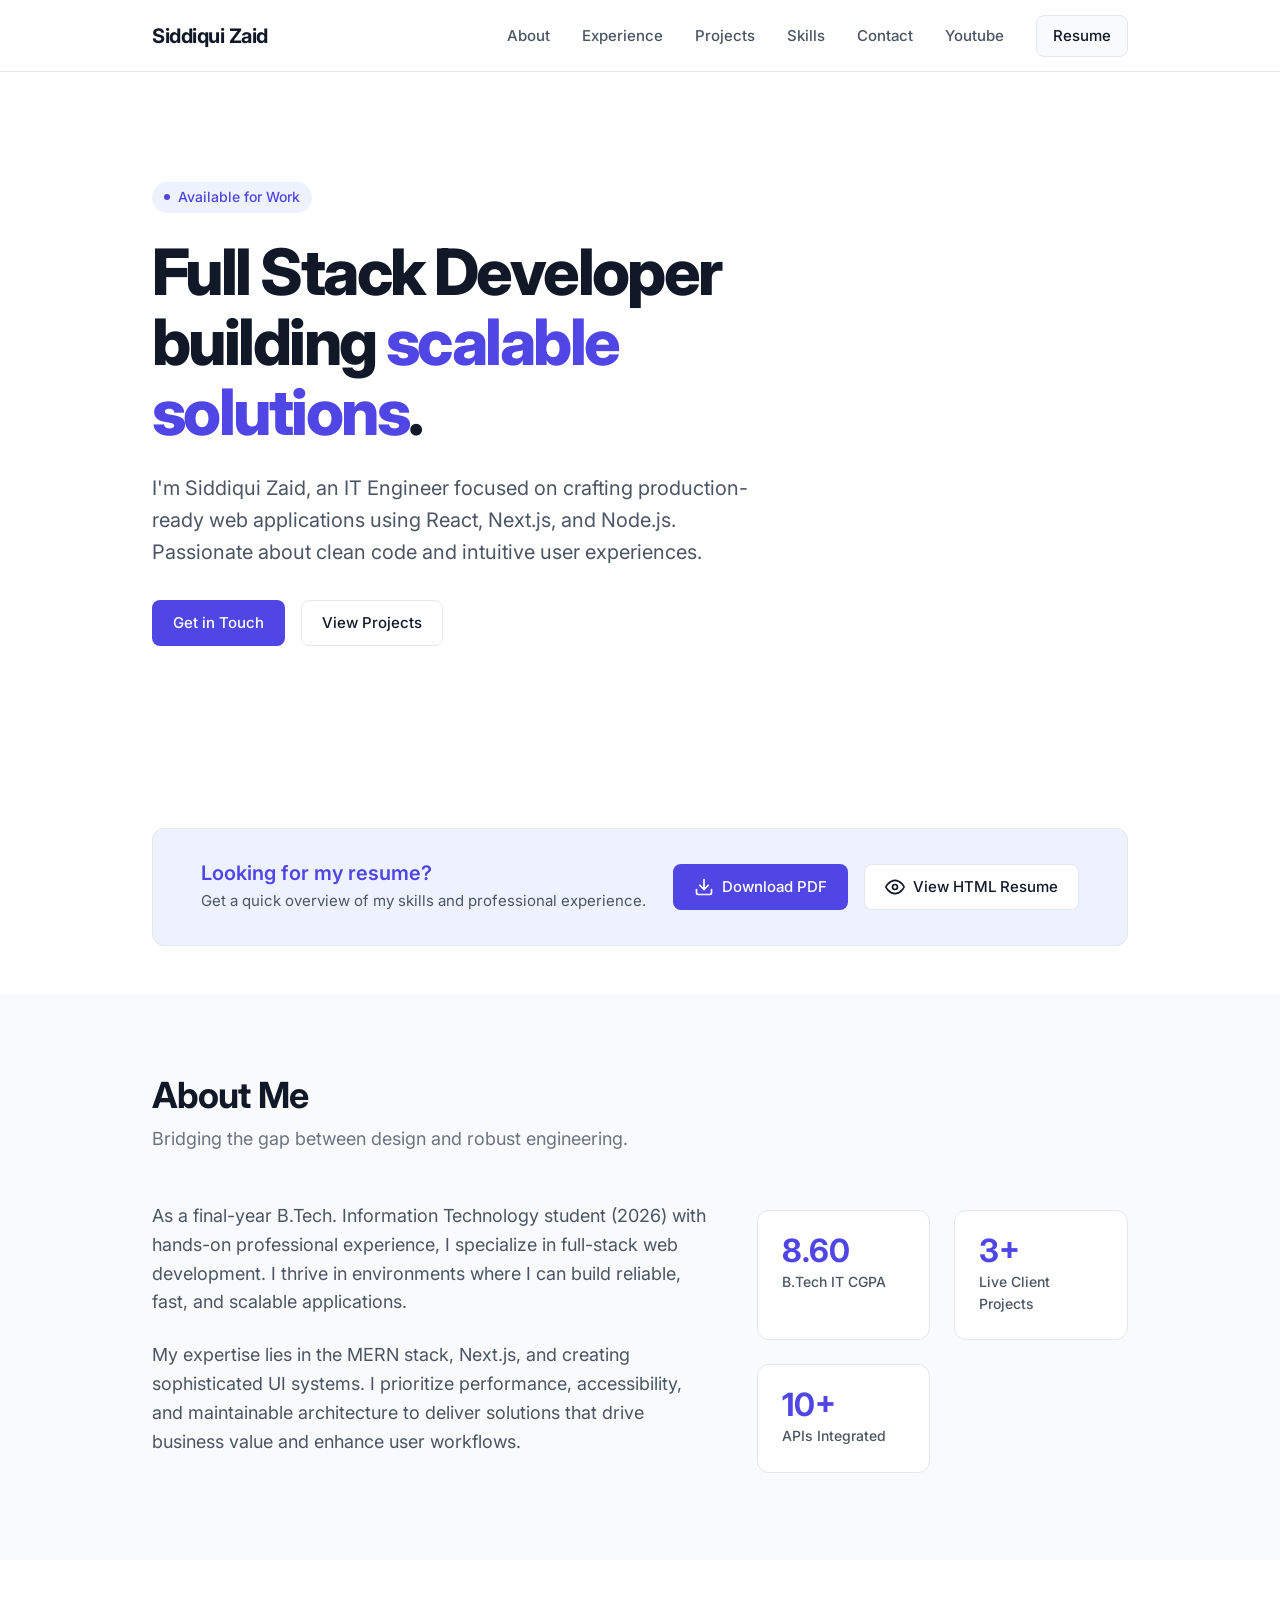
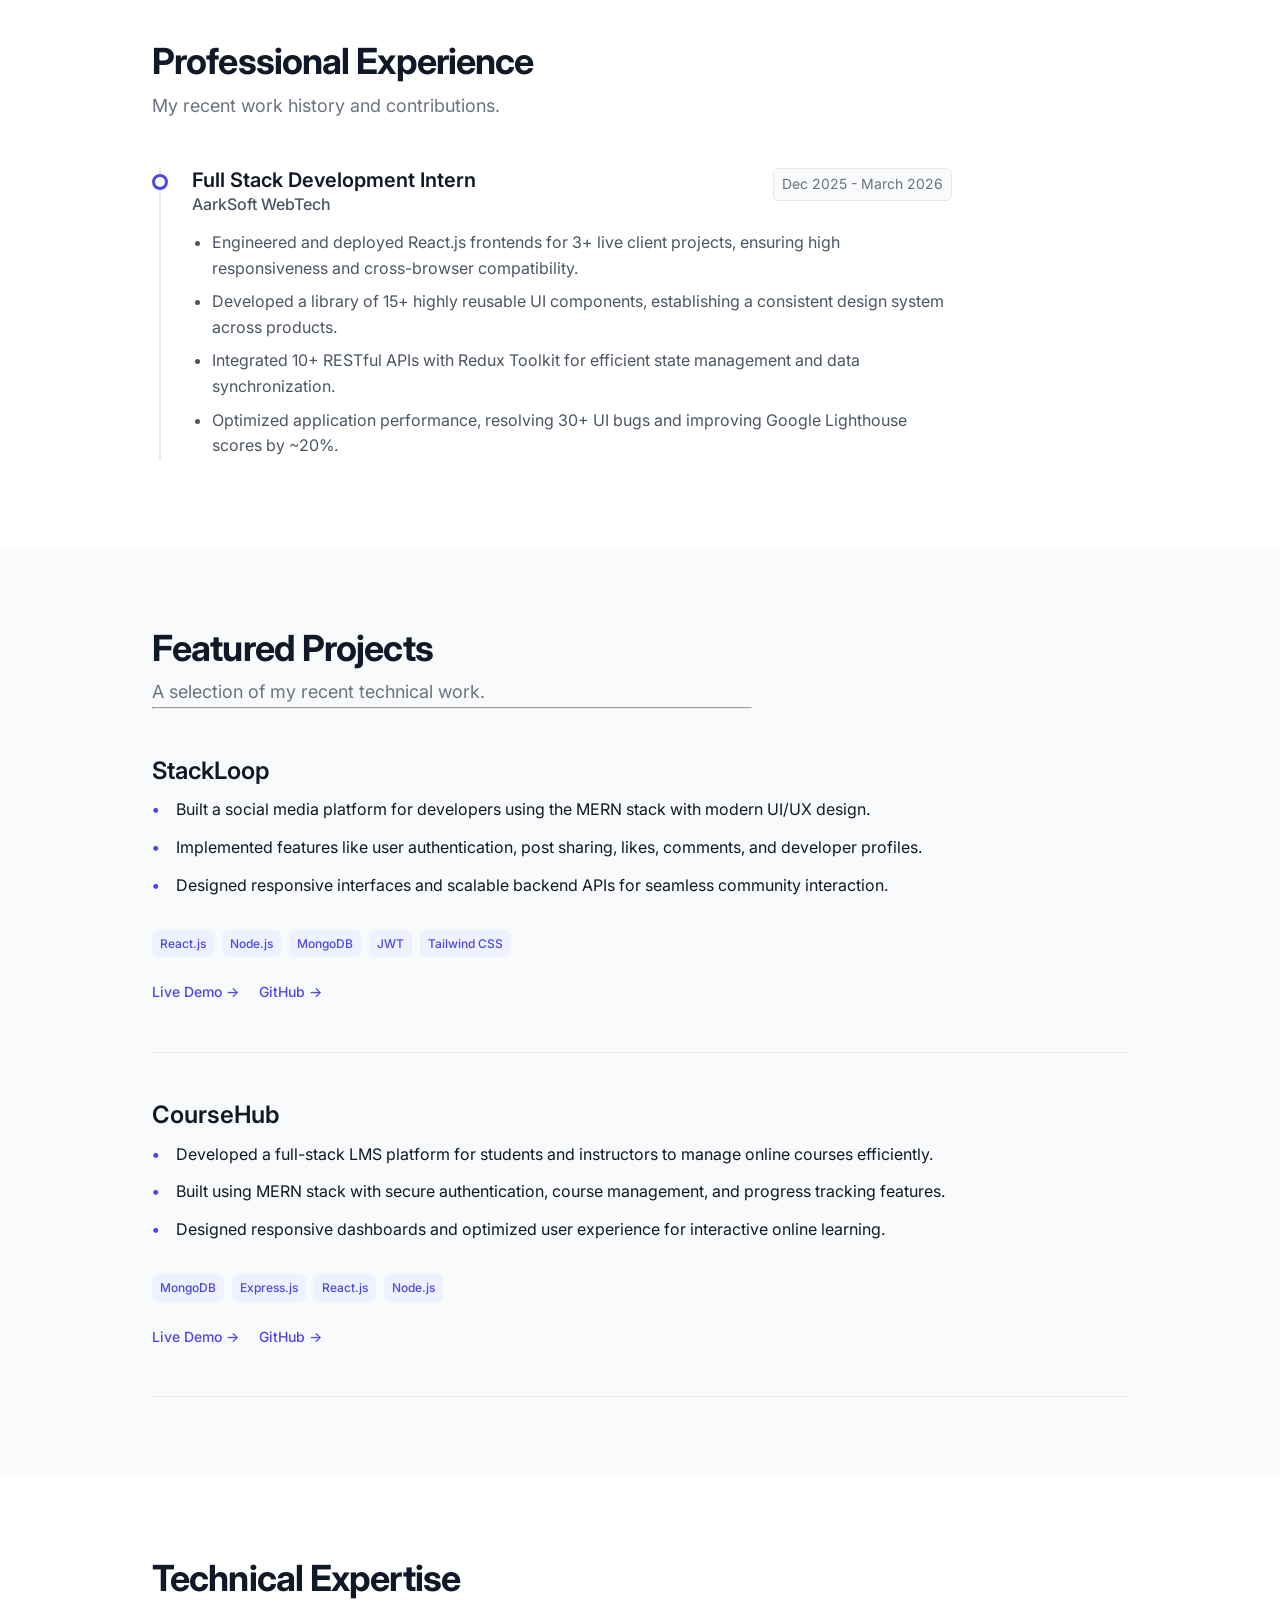
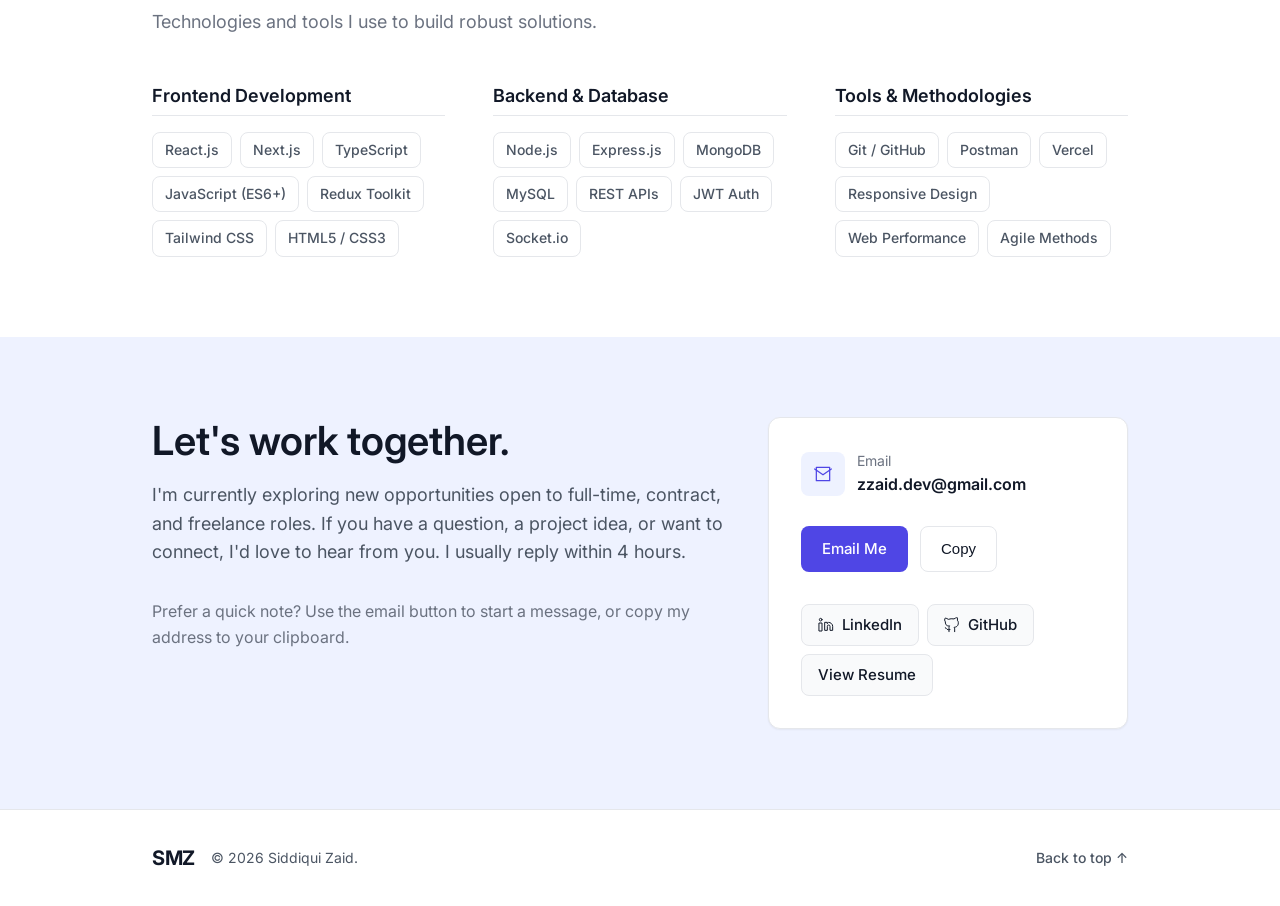
<file: index.html>
<!doctype html>
<html lang="en">
  <head>
    <link rel="icon" type="image/png" href="./assets/image.png" />
    <meta charset="UTF-8" />
    <meta name="viewport" content="width=device-width, initial-scale=1.0" />
    <meta
      name="description"
      content="Siddiqui Zaid is a Full Stack Web Developer and IT Engineer building scalable React, Next.js, and Node.js portfolio projects."
    />
    <meta name="author" content="Siddiqui Zaid" />
    <meta
      name="robots"
      content="index,follow,max-image-preview:large,max-snippet:-1,max-video-preview:-1"
    />
    <meta name="theme-color" content="#0f172a" />
    <meta property="og:type" content="website" />
    <meta
      property="og:title"
      content="Siddiqui Zaid | Full Stack Developer Portfolio"
    />
    <meta
      property="og:description"
      content="Explore Siddiqui Zaid's portfolio, experience, skills, projects, and resume as a Full Stack Web Developer and IT Engineer."
    />
    <meta property="og:site_name" content="Siddiqui Zaid Portfolio" />
    <meta name="twitter:card" content="summary" />
    <meta
      name="twitter:title"
      content="Siddiqui Zaid | Full Stack Developer Portfolio"
    />
    <meta
      name="twitter:description"
      content="Explore Siddiqui Zaid's portfolio, experience, skills, projects, and resume as a Full Stack Web Developer and IT Engineer."
    />
    <title>Siddiqui Zaid | Full Stack Developer Portfolio</title>
    <link rel="preconnect" href="https://fonts.googleapis.com" />
    <link rel="preconnect" href="https://fonts.gstatic.com" crossorigin />
    <link
      href="https://fonts.googleapis.com/css2?family=Inter:wght@300;400;500;600;700&display=swap"
      rel="stylesheet"
    />
    <link rel="stylesheet" href="style.css" />
  </head>

  <body>
    <!-- Navigation -->
    <header class="navbar">
      <div class="container navbar-container">
        <a href="#hero" class="logo">
          <span class="logo-text">Siddiqui Zaid</span>
        </a>

        <button
          class="mobile-menu-btn"
          id="mobile-menu-btn"
          aria-label="Toggle menu"
        >
          <svg
            width="24"
            height="24"
            viewBox="0 0 24 24"
            fill="none"
            stroke="currentColor"
            stroke-width="2"
            stroke-linecap="round"
            stroke-linejoin="round"
          >
            <line x1="3" y1="12" x2="21" y2="12"></line>
            <line x1="3" y1="6" x2="21" y2="6"></line>
            <line x1="3" y1="18" x2="21" y2="18"></line>
          </svg>
        </button>

        <nav class="nav-menu" id="nav-menu">
          <a href="#about" class="nav-link">About</a>
          <a href="#experience" class="nav-link">Experience</a>
          <a href="#projects" class="nav-link">Projects</a>
          <a href="#skills" class="nav-link">Skills</a>
          <a href="#contact" class="nav-link">Contact</a>
          <a href="./yt.html" class="nav-link">Youtube</a>
          <a
            href="https://drive.google.com/file/d/1vONp-PWMnfM1gx7lqss2uxhChnC9_jq4/view?usp=sharing"
            download="Siddiqui-Zaid-Resume.html"
            class="btn btn-nav"
            >Resume</a
          >
        </nav>
      </div>
    </header>

    <main>
      <!-- Hero Section -->
      <section id="hero" class="hero section">
        <div class="container hero-container">
          <div class="hero-content">
            <span class="badge">Available for Work</span>
            <h1 class="hero-title">
              Full Stack Developer building
              <span class="highlight-text">scalable solutions</span>.
            </h1>
            <p class="hero-subtitle">
              I'm Siddiqui Zaid, an IT Engineer focused on crafting
              production-ready web applications using React, Next.js, and
              Node.js. Passionate about clean code and intuitive user
              experiences.
            </p>
            <div class="hero-actions">
              <a href="#contact" class="btn btn-primary">Get in Touch</a>
              <a href="#projects" class="btn btn-secondary">View Projects</a>
            </div>
          </div>
        </div>
      </section>

      <!-- Resume Actions Section -->
      <section id="resume-actions" class="resume-actions-section">
        <div class="container">
          <div class="resume-actions-container">
            <div class="resume-actions-text">
              <h2>Looking for my resume?</h2>
              <p>
                Get a quick overview of my skills and professional experience.
              </p>
            </div>
            <div class="resume-actions-buttons">
              <a
                href="https://drive.google.com/file/d/1vONp-PWMnfM1gx7lqss2uxhChnC9_jq4/view?usp=sharing"
                download="Siddiqui-Zaid-Resume.pdf"
                class="btn btn-primary resume-btn"
              >
                <svg
                  width="20"
                  height="20"
                  viewBox="0 0 24 24"
                  fill="none"
                  stroke="currentColor"
                  stroke-width="2"
                  stroke-linecap="round"
                  stroke-linejoin="round"
                >
                  <path d="M21 15v4a2 2 0 0 1-2 2H5a2 2 0 0 1-2-2v-4"></path>
                  <polyline points="7 10 12 15 17 10"></polyline>
                  <line x1="12" y1="15" x2="12" y2="3"></line>
                </svg>
                Download PDF
              </a>
              <a
                href="assets/resume.html"
                target="_blank"
                rel="noopener noreferrer"
                class="btn btn-secondary resume-btn"
              >
                <svg
                  width="20"
                  height="20"
                  viewBox="0 0 24 24"
                  fill="none"
                  stroke="currentColor"
                  stroke-width="2"
                  stroke-linecap="round"
                  stroke-linejoin="round"
                >
                  <path d="M1 12s4-8 11-8 11 8 11 8-4 8-11 8-11-8-11-8z"></path>
                  <circle cx="12" cy="12" r="3"></circle>
                </svg>
                View HTML Resume
              </a>
            </div>
          </div>
        </div>
      </section>

      <!-- About Section -->
      <section id="about" class="about section bg-light">
        <div class="container">
          <div class="section-header">
            <h2 class="section-title">About Me</h2>
            <p class="section-subtitle">
              Bridging the gap between design and robust engineering.
            </p>
          </div>
          <div class="about-grid">
            <div class="about-text">
              <p>
                As a final-year B.Tech. Information Technology student (2026)
                with hands-on professional experience, I specialize in
                full-stack web development. I thrive in environments where I can
                build reliable, fast, and scalable applications.
              </p>
              <p>
                My expertise lies in the MERN stack, Next.js, and creating
                sophisticated UI systems. I prioritize performance,
                accessibility, and maintainable architecture to deliver
                solutions that drive business value and enhance user workflows.
              </p>
            </div>
            <div class="about-stats">
              <div class="stat-card">
                <span class="stat-value">8.60</span>
                <span class="stat-label">B.Tech IT CGPA</span>
              </div>
              <div class="stat-card">
                <span class="stat-value">3+</span>
                <span class="stat-label">Live Client Projects</span>
              </div>
              <div class="stat-card">
                <span class="stat-value">10+</span>
                <span class="stat-label">APIs Integrated</span>
              </div>
            </div>
          </div>
        </div>
      </section>

      <!-- Experience Section -->
      <section id="experience" class="experience section">
        <div class="container">
          <div class="section-header">
            <h2 class="section-title">Professional Experience</h2>
            <p class="section-subtitle">
              My recent work history and contributions.
            </p>
          </div>

          <div class="timeline">
            <!-- Timeline Item -->
            <div class="timeline-item">
              <div class="timeline-dot"></div>
              <div class="timeline-content">
                <div class="timeline-header">
                  <div>
                    <h3 class="role">Full Stack Development Intern</h3>
                    <p class="company">AarkSoft WebTech</p>
                  </div>
                  <span class="duration">Dec 2025 - March 2026</span>
                </div>
                <ul class="responsibilities">
                  <li>
                    Engineered and deployed React.js frontends for 3+ live
                    client projects, ensuring high responsiveness and
                    cross-browser compatibility.
                  </li>
                  <li>
                    Developed a library of 15+ highly reusable UI components,
                    establishing a consistent design system across products.
                  </li>
                  <li>
                    Integrated 10+ RESTful APIs with Redux Toolkit for efficient
                    state management and data synchronization.
                  </li>
                  <li>
                    Optimized application performance, resolving 30+ UI bugs and
                    improving Google Lighthouse scores by ~20%.
                  </li>
                </ul>
              </div>
            </div>

            <!-- Timeline Item -->
            <!-- <div class="timeline-item">
                        <div class="timeline-dot"></div>
                        <div class="timeline-content">
                            <div class="timeline-header">
                                <div>
                                    <h3 class="role">Freelance Client Delivery</h3>
                                    <p class="company">Independent</p>
                                </div>
                                <span class="duration">2024 &mdash; Present</span>
                            </div>
                            <ul class="responsibilities">
                                <li>Delivered scalable full-stack applications using MERN, Laravel, and Next.js tailored
                                    to specific client requirements.</li>
                                <li>Collaborated directly with stakeholders to gather requirements, design system
                                    architecture, and provide technical guidance.</li>
                            </ul>
                        </div>
                    </div> -->
          </div>
        </div>
      </section>

      <!-- Projects Section -->
      <section id="projects" class="projects section bg-light">
        <div class="container">
          <div class="section-header">
            <h2 class="section-title">Featured Projects</h2>
            <p class="section-subtitle">
              A selection of my recent technical work.
            </p>
            <hr />
          </div>
          <div class="projects-grid" id="projects-grid">
            <!-- Populated via JavaScript -->
          </div>
        </div>
      </section>

      <!-- Skills Section -->
      <section id="skills" class="skills section">
        <div class="container">
          <div class="section-header">
            <h2 class="section-title">Technical Expertise</h2>
            <p class="section-subtitle">
              Technologies and tools I use to build robust solutions.
            </p>
          </div>

          <div class="skills-container">
            <div class="skill-group">
              <h3 class="skill-group-title">Frontend Development</h3>
              <div class="skill-tags">
                <span class="tag">React.js</span>
                <span class="tag">Next.js</span>
                <span class="tag">TypeScript</span>
                <span class="tag">JavaScript (ES6+)</span>
                <span class="tag">Redux Toolkit</span>
                <span class="tag">Tailwind CSS</span>
                <span class="tag">HTML5 / CSS3</span>
              </div>
            </div>

            <div class="skill-group">
              <h3 class="skill-group-title">Backend & Database</h3>
              <div class="skill-tags">
                <span class="tag">Node.js</span>
                <span class="tag">Express.js</span>
                <span class="tag">MongoDB</span>
                <span class="tag">MySQL</span>
                <span class="tag">REST APIs</span>
                <span class="tag">JWT Auth</span>
                <span class="tag">Socket.io</span>
              </div>
            </div>

            <div class="skill-group">
              <h3 class="skill-group-title">Tools & Methodologies</h3>
              <div class="skill-tags">
                <span class="tag">Git / GitHub</span>
                <span class="tag">Postman</span>
                <span class="tag">Vercel</span>
                <span class="tag">Responsive Design</span>
                <span class="tag">Web Performance</span>
                <span class="tag">Agile Methods</span>
              </div>
            </div>
          </div>
        </div>
      </section>

      <!-- Contact Section -->
      <section id="contact" class="contact section bg-primary-light">
        <div class="container">
          <div class="contact-grid">
            <div class="contact-info">
              <h2 class="contact-title">Let's work together.</h2>
              <p class="contact-text">
                I'm currently exploring new opportunities open to full-time,
                contract, and freelance roles. If you have a question, a project
                idea, or want to connect, I'd love to hear from you. I usually
                reply within 4 hours.
              </p>
              <p class="contact-text-muted">
                Prefer a quick note? Use the email button to start a message, or
                copy my address to your clipboard.
              </p>
            </div>

            <div
              class="contact-card"
              role="region"
              aria-label="Contact methods"
            >
              <div class="contact-item">
                <div class="contact-icon" aria-hidden="true">
                  <!-- mail icon -->
                  <svg
                    width="20"
                    height="20"
                    viewBox="0 0 24 24"
                    fill="none"
                    stroke="currentColor"
                    stroke-width="1.5"
                    stroke-linecap="round"
                    stroke-linejoin="round"
                  >
                    <path d="M4 4h16v16H4z"></path>
                    <polyline points="22,6 12,13 2,6"></polyline>
                  </svg>
                </div>
                <div class="contact-meta">
                  <div class="contact-label">Email</div>
                  <div class="contact-value">zzaid.dev@gmail.com</div>
                </div>
              </div>

              <div class="contact-actions">
                <a
                  href="mailto:zzaid.dev@gmail.com?subject=Hi%20Zaid"
                  class="btn btn-primary"
                  id="email-compose"
                >
                  Email Me
                </a>
                <button
                  class="btn btn-secondary"
                  id="copy-email"
                  aria-label="Copy email address"
                >
                  Copy
                </button>
              </div>

              <div class="contact-social">
                <a
                  href="https://www.linkedin.com/in/siddiqui-md-zaid-546953270/"
                  target="_blank"
                  rel="noopener noreferrer"
                  class="btn btn-nav"
                >
                  <!-- LinkedIn icon -->
                  <svg
                    width="16"
                    height="16"
                    viewBox="0 0 24 24"
                    fill="none"
                    stroke="currentColor"
                    stroke-width="1.5"
                    stroke-linecap="round"
                    stroke-linejoin="round"
                  >
                    <path
                      d="M16 8a6 6 0 0 1 6 6v6h-4v-6a2 2 0 0 0-2-2 2 2 0 0 0-2 2v6h-4v-12h4v2"
                    ></path>
                    <rect x="2" y="9" width="4" height="12"></rect>
                    <circle cx="4" cy="4" r="2"></circle>
                  </svg>
                  <span style="margin-left: 8px">LinkedIn</span>
                </a>

                <a
                  href="https://github.com/zaid2904"
                  target="_blank"
                  rel="noopener noreferrer"
                  class="btn btn-nav"
                >
                  <!-- GitHub icon -->
                  <svg
                    width="16"
                    height="16"
                    viewBox="0 0 24 24"
                    fill="none"
                    stroke="currentColor"
                    stroke-width="1.5"
                    stroke-linecap="round"
                    stroke-linejoin="round"
                  >
                    <path
                      d="M9 19c-5 1.5-5-2.5-7-3m14 6v-3.87a3.37 3.37 0 0 0-.94-2.61c3.14-.35 6.44-1.54 6.44-7A5.44 5.44 0 0 0 20 4.77 5.07 5.07 0 0 0 19.91 1s-1.39-.44-4.91 1.86A17.44 17.44 0 0 0 6.5 3.5C3 1.31 1.61 1.77 1.61 1.77A5.07 5.07 0 0 0 2 7.28c0 5.42 3.3 6.61 6.44 6a3.37 3.37 0 0 0-.94 2.61V22"
                    ></path>
                  </svg>
                  <span style="margin-left: 8px">GitHub</span>
                </a>

                <a
                  href="assets/resume.html"
                  target="_blank"
                  rel="noopener noreferrer"
                  class="btn btn-nav"
                >
                  View Resume
                </a>
              </div>
            </div>
          </div>
        </div>
      </section>
    </main>

    <!-- Footer -->
    <footer class="footer">
      <div class="container footer-container">
        <div class="footer-left">
          <span class="logo-text footer-mark">SMZ</span>
          <div class="footer-copy">
            <p class="footer-copyright">&copy; 2026 Siddiqui Zaid.</p>
          </div>
        </div>
        <a href="#hero" class="back-to-top">Back to top &uarr;</a>
      </div>
    </footer>

    <script src="script.js"></script>
  </body>
</html>
</file>
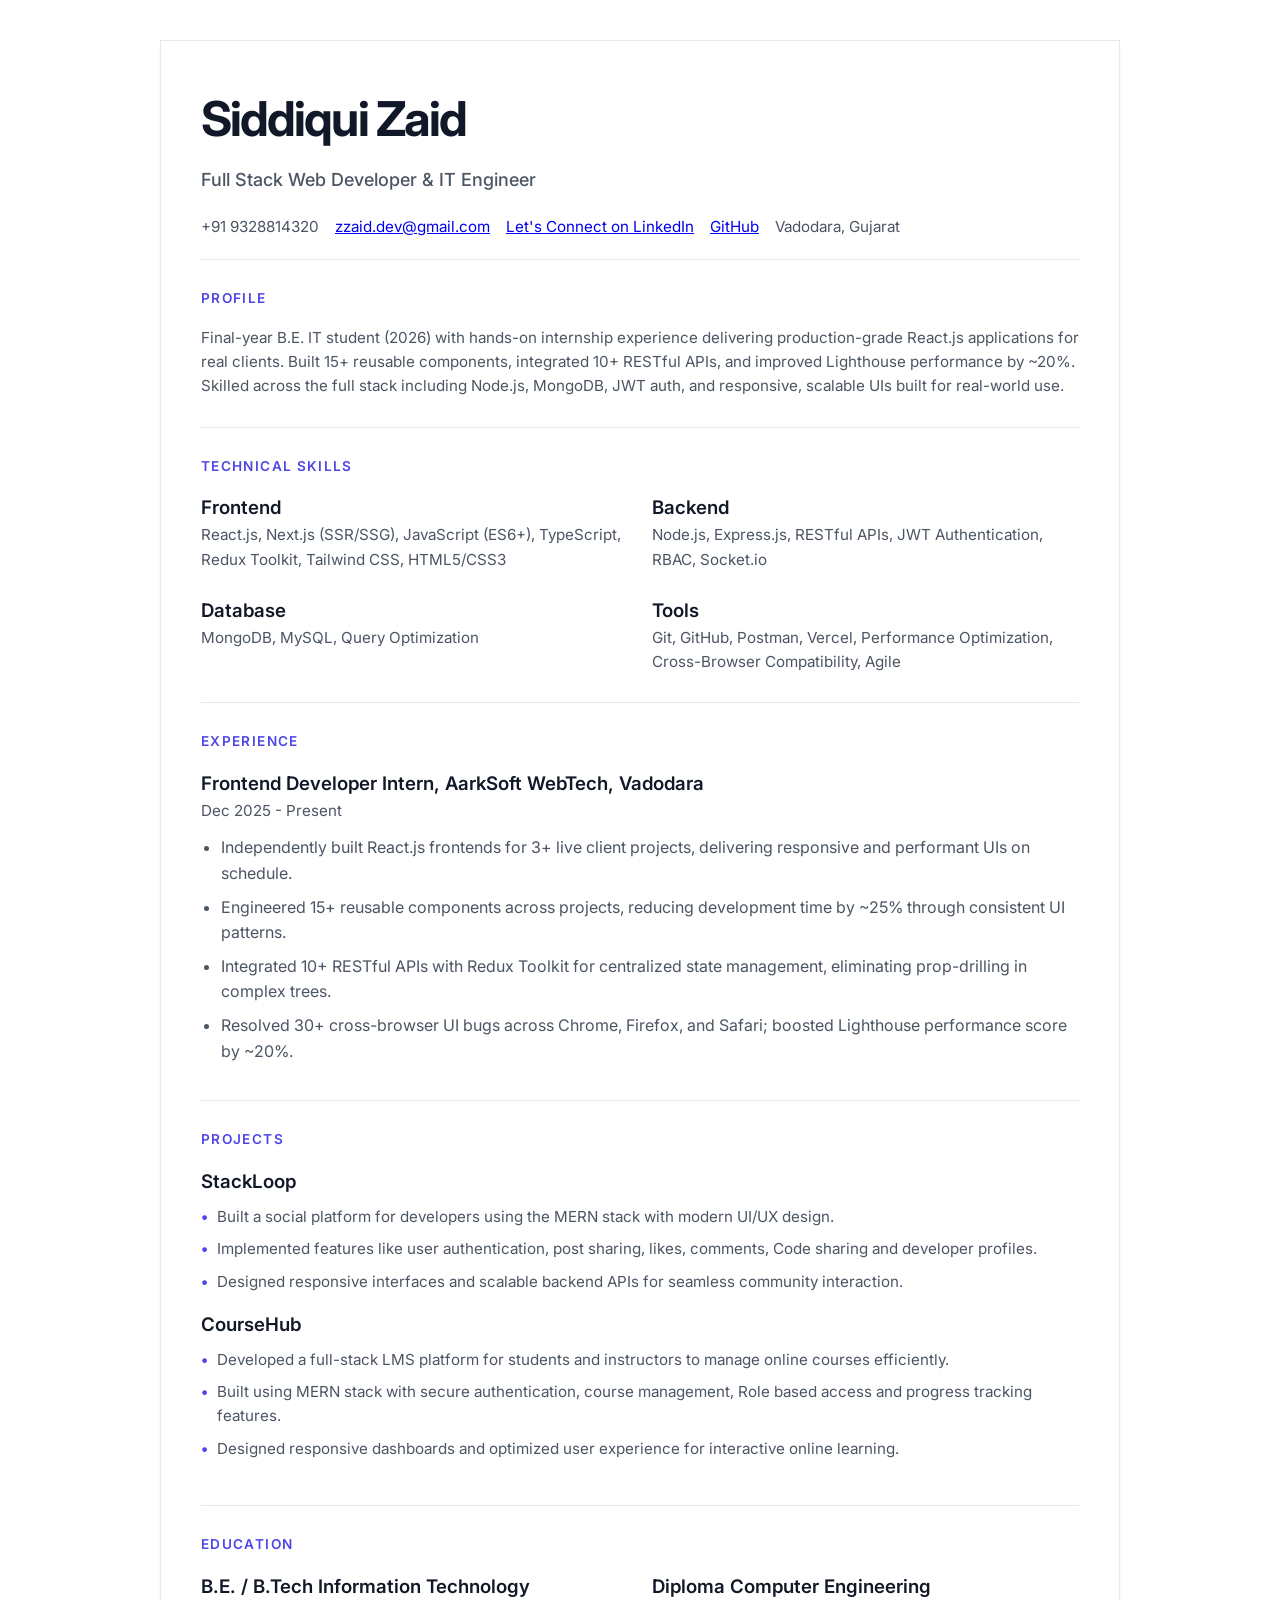
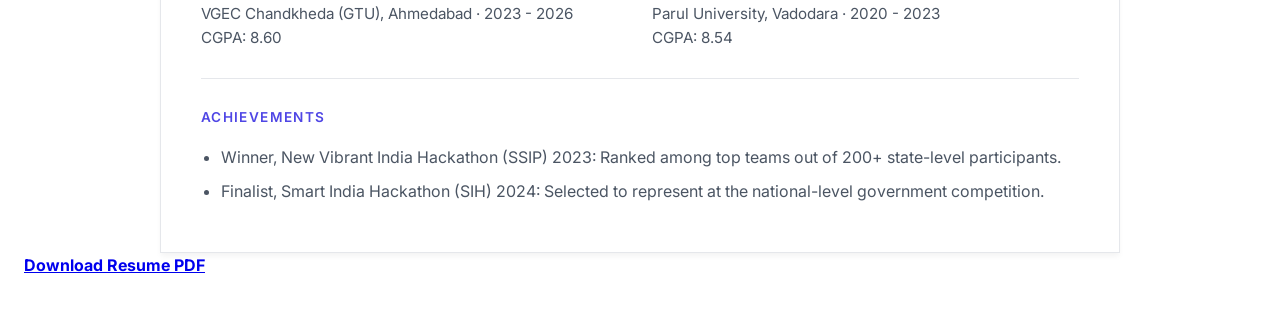
<file: assets/resume.html>
<!doctype html>
<html lang="en">
  <head>
    <meta charset="UTF-8" />
    <meta name="viewport" content="width=device-width, initial-scale=1.0" />
    <meta name="theme-color" content="#000000" />
    <meta
      name="description"
      content="Resume of Siddiqui Zaid, a Full Stack Web Developer and IT Engineer with experience in React, Next.js, Node.js, and scalable web applications."
    />
    <meta name="author" content="Siddiqui Zaid" />
    <meta
      name="robots"
      content="index,follow,max-image-preview:large,max-snippet:-1,max-video-preview:-1"
    />
    <meta property="og:type" content="profile" />
    <meta property="og:title" content="Siddiqui Zaid Resume" />
    <meta
      property="og:description"
      content="View Siddiqui Zaid's resume, skills, experience, projects, and education summary."
    />
    <meta property="og:site_name" content="Siddiqui Zaid Portfolio" />
    <meta name="twitter:card" content="summary" />
    <meta name="twitter:title" content="Siddiqui Zaid Resume" />
    <meta
      name="twitter:description"
      content="View Siddiqui Zaid's resume, skills, experience, projects, and education summary."
    />
    <title>Siddiqui Zaid Resume</title>
    <link rel="stylesheet" href="resume.css" />
  </head>

  <body>
    <main class="resume">
      <header>
        <h1>Siddiqui Zaid</h1>
        <p class="sub">Full Stack Web Developer & IT Engineer</p>
        <div class="row">
          <span>+91 9328814320</span>
          <a
            href="https://mail.google.com/mail/?view=cm&fs=1&to=zzaid.dev@gmail.com"
            target="_blank"
            rel="noopener noreferrer"
            class="btn btn-primary"
            >zzaid.dev@gmail.com</a
          >

          <a
            href="https://www.linkedin.com/in/siddiqui-md-zaid-546953270/"
            target="_blank"
            >Let's Connect on LinkedIn</a
          >

          <a
            href="https://github.com/zaid2904"
            target="_blank"
            rel="noopener noreferrer"
            class="social-link"
            >GitHub</a
          >
          <span>Vadodara, Gujarat</span>
        </div>
      </header>

      <section>
        <div class="label">Profile</div>
        <p class="small">
          Final-year B.E. IT student (2026) with hands-on internship experience
          delivering production-grade React.js applications for real clients.
          Built 15+ reusable components, integrated 10+ RESTful APIs, and
          improved Lighthouse performance by ~20%. Skilled across the full stack
          including Node.js, MongoDB, JWT auth, and responsive, scalable UIs
          built for real-world use.
        </p>
      </section>

      <section>
        <div class="label">Technical Skills</div>
        <div class="grid">
          <div>
            <h3>Frontend</h3>
            <p class="small">
              React.js, Next.js (SSR/SSG), JavaScript (ES6+), TypeScript, Redux
              Toolkit, Tailwind CSS, HTML5/CSS3
            </p>
          </div>
          <div>
            <h3>Backend</h3>
            <p class="small">
              Node.js, Express.js, RESTful APIs, JWT Authentication, RBAC,
              Socket.io
            </p>
          </div>
          <div>
            <h3>Database</h3>
            <p class="small">MongoDB, MySQL, Query Optimization</p>
          </div>
          <div>
            <h3>Tools</h3>
            <p class="small">
              Git, GitHub, Postman, Vercel, Performance Optimization,
              Cross-Browser Compatibility, Agile
            </p>
          </div>
        </div>
      </section>

      <section>
        <div class="label">Experience</div>
        <h3>Frontend Developer Intern, AarkSoft WebTech, Vadodara</h3>
        <p class="small">Dec 2025 - Present</p>
        <ul>
          <li>
            Independently built React.js frontends for 3+ live client projects,
            delivering responsive and performant UIs on schedule.
          </li>
          <li>
            Engineered 15+ reusable components across projects, reducing
            development time by ~25% through consistent UI patterns.
          </li>
          <li>
            Integrated 10+ RESTful APIs with Redux Toolkit for centralized state
            management, eliminating prop-drilling in complex trees.
          </li>
          <li>
            Resolved 30+ cross-browser UI bugs across Chrome, Firefox, and
            Safari; boosted Lighthouse performance score by ~20%.
          </li>
        </ul>
      </section>

      <section>
        <div class="label">Projects</div>
        <h3>StackLoop</h3>
        <ul class="bullet-list">
          <li>
            Built a social platform for developers using the MERN stack with
            modern UI/UX design.
          </li>
          <li>
            Implemented features like user authentication, post sharing, likes,
            comments, Code sharing and developer profiles.
          </li>
          <li>
            Designed responsive interfaces and scalable backend APIs for
            seamless community interaction.
          </li>
        </ul>
        <h3 style="margin-top: 16px">CourseHub</h3>
        <ul class="bullet-list">
          <li>
            Developed a full-stack LMS platform for students and instructors to
            manage online courses efficiently.
          </li>
          <li>
            Built using MERN stack with secure authentication, course
            management, Role based access and progress tracking features.
          </li>
          <li>
            Designed responsive dashboards and optimized user experience for
            interactive online learning.
          </li>
        </ul>
      </section>

      <section>
        <div class="label">Education</div>
        <div class="grid">
          <div>
            <h3>B.E. / B.Tech Information Technology</h3>
            <p class="small">VGEC Chandkheda (GTU), Ahmedabad · 2023 - 2026</p>
            <p class="small">CGPA: 8.60</p>
          </div>
          <div>
            <h3>Diploma Computer Engineering</h3>
            <p class="small">Parul University, Vadodara · 2020 - 2023</p>
            <p class="small">CGPA: 8.54</p>
          </div>
        </div>
      </section>

      <section>
        <div class="label">Achievements</div>
        <ul>
          <li>
            Winner, New Vibrant India Hackathon (SSIP) 2023: Ranked among top
            teams out of 200+ state-level participants.
          </li>
          <li>
            Finalist, Smart India Hackathon (SIH) 2024: Selected to represent at
            the national-level government competition.
          </li>
        </ul>
      </section>
    </main>
    <a
      href="https://drive.google.com/file/d/1vONp-PWMnfM1gx7lqss2uxhChnC9_jq4/view?usp=sharing"
      download="Siddiqui-Zaid-Resume.html"
      class="btn btn-nav"
      ><span><b>Download Resume PDF</b></span></a
    >
  </body>
</html>
</file>
<file: style.css>
/* ================================================
   Design System & CSS Variables
   ================================================ */

:root {
    /* Colors - Light Theme (SaaS Professional) */
    --color-bg: #ffffff;
    --color-bg-light: #f9fafb;
    --color-bg-primary-light: #eef2ff;
    
    --color-primary: #4f46e5;
    --color-primary-hover: #4338ca;
    
    --color-text-primary: #111827;
    --color-text-secondary: #4b5563;
    --color-text-muted: #6b7280;
    
    --color-border: #e5e7eb;
    --color-border-hover: #d1d5db;
    
    /* Typography */
    --font-primary: 'Inter', system-ui, -apple-system, BlinkMacSystemFont, "Segoe UI", Roboto, "Helvetica Neue", Arial, sans-serif;
    
    /* Spacing */
    --space-xs: 0.5rem;
    --space-sm: 1rem;
    --space-md: 1.5rem;
    --space-lg: 2rem;
    --space-xl: 3rem;
    --space-2xl: 5rem;
    
    /* Layout */
    --container-width: 1024px;
    --navbar-height: 72px;
    
    /* Effects */
    --shadow-sm: 0 1px 2px 0 rgba(0, 0, 0, 0.05);
    --shadow-md: 0 4px 6px -1px rgba(0, 0, 0, 0.1), 0 2px 4px -1px rgba(0, 0, 0, 0.06);
    --shadow-lg: 0 10px 15px -3px rgba(0, 0, 0, 0.1), 0 4px 6px -2px rgba(0, 0, 0, 0.05);
    --radius-sm: 0.375rem;
    --radius-md: 0.5rem;
    --radius-lg: 0.75rem;
    --radius-full: 9999px;
    
    /* Transitions */
    --transition: 200ms ease-in-out;
}

/* ================================================
   Reset & Base Styles
   ================================================ */

* {
    margin: 0;
    padding: 0;
    box-sizing: border-box;
}

html {
    scroll-behavior: smooth;
    scroll-padding-top: var(--navbar-height);
}

body {
    font-family: var(--font-primary);
    color: var(--color-text-primary);
    background-color: var(--color-bg);
    line-height: 1.6;
    font-size: 16px;
    -webkit-font-smoothing: antialiased;
    -moz-osx-font-smoothing: grayscale;
}

h1, h2, h3, h4, h5, h6 {
    font-weight: 600;
    line-height: 1.2;
    color: var(--color-text-primary);
}

p {
    color: var(--color-text-secondary);
}

a {
    text-decoration: none;
    color: var(--color-primary);
    transition: color var(--transition);
}

a:hover {
    color: var(--color-primary-hover);
}

ul {
    list-style: none;
}

.container {
    width: 100%;
    max-width: var(--container-width);
    margin: 0 auto;
    padding: 0 1.5rem;
}

.section {
    padding: var(--space-2xl) 0;
}

.bg-light {
    background-color: var(--color-bg-light);
}

.bg-primary-light {
    background-color: var(--color-bg-primary-light);
}

/* ================================================
   Typography & Utilities
   ================================================ */

.highlight-text {
    color: var(--color-primary);
}

.badge {
    display: inline-flex;
    align-items: center;
    padding: 0.25rem 0.75rem;
    background-color: var(--color-bg-primary-light);
    color: var(--color-primary);
    font-size: 0.875rem;
    font-weight: 500;
    border-radius: var(--radius-full);
    margin-bottom: var(--space-md);
}

.badge::before {
    content: "";
    display: inline-block;
    width: 6px;
    height: 6px;
    border-radius: 50%;
    background-color: var(--color-primary);
    margin-right: 0.5rem;
}

.section-header {
    margin-bottom: var(--space-xl);
    max-width: 600px;
}

.section-title {
    font-size: 2.25rem;
    font-weight: 700;
    letter-spacing: -0.025em;
    margin-bottom: 0.5rem;
}

.section-subtitle {
    font-size: 1.125rem;
    color: var(--color-text-muted);
}

/* ================================================
   Buttons
   ================================================ */

.btn {
    display: inline-flex;
    align-items: center;
    justify-content: center;
    padding: 0.625rem 1.25rem;
    font-size: 0.9375rem;
    font-weight: 500;
    border-radius: var(--radius-md);
    transition: all var(--transition);
    cursor: pointer;
    border: 1px solid transparent;
}

.btn-primary {
    background-color: var(--color-primary);
    color: white;
}

.btn-primary:hover {
    background-color: var(--color-primary-hover);
    color: white;
    box-shadow: var(--shadow-md);
}

.btn-secondary {
    background-color: white;
    color: var(--color-text-primary);
    border-color: var(--color-border);
}

.btn-secondary:hover {
    border-color: var(--color-border-hover);
    background-color: var(--color-bg-light);
    color: var(--color-text-primary);
}

.btn-nav {
    padding: 0.5rem 1rem;
    background-color: var(--color-bg-light);
    color: var(--color-text-primary);
    border: 1px solid var(--color-border);
    border-radius: var(--radius-md);
    font-weight: 500;
}

.btn-nav:hover {
    background-color: var(--color-border);
    color: var(--color-text-primary);
}

/* ================================================
   Navigation
   ================================================ */

.navbar {
    position: fixed;
    top: 0;
    width: 100%;
    height: var(--navbar-height);
    background-color: rgba(255, 255, 255, 0.9);
    backdrop-filter: blur(8px);
    border-bottom: 1px solid var(--color-border);
    z-index: 50;
    display: flex;
    align-items: center;
}

.navbar-container {
    display: flex;
    justify-content: space-between;
    align-items: center;
}

.logo-text {
    font-size: 1.25rem;
    font-weight: 700;
    color: var(--color-text-primary);
    letter-spacing: -0.025em;
}

.nav-menu {
    display: flex;
    align-items: center;
    gap: 2rem;
}

.nav-link {
    font-size: 0.9375rem;
    font-weight: 500;
    color: var(--color-text-secondary);
}

.nav-link:hover, .nav-link.active {
    color: var(--color-text-primary);
}

.mobile-menu-btn {
    display: none;
    background: none;
    border: none;
    color: var(--color-text-primary);
    cursor: pointer;
    padding: 0.5rem;
}

/* ================================================
   Hero Section
   ================================================ */

.hero {
    min-height: calc(100vh - var(--navbar-height));
    display: flex;
    align-items: center;
    padding-top: var(--space-xl);
    padding-bottom: var(--space-xl);
}

.hero-content {
    max-width: 700px;
}

.hero-title {
    font-size: clamp(2.5rem, 5vw, 4rem);
    font-weight: 800;
    letter-spacing: -0.04em;
    line-height: 1.1;
    margin-bottom: var(--space-md);
}

.hero-subtitle {
    font-size: clamp(1.125rem, 2vw, 1.25rem);
    color: var(--color-text-secondary);
    margin-bottom: var(--space-lg);
    max-width: 600px;
}

.hero-actions {
    display: flex;
    gap: 1rem;
    flex-wrap: wrap;
}

/* ================================================
   Resume Actions Section
   ================================================ */

.resume-actions-section {
    padding-bottom: var(--space-xl);
}

.resume-actions-container {
    display: flex;
    justify-content: space-between;
    align-items: center;
    flex-wrap: wrap;
    gap: var(--space-md);
    background-color: var(--color-bg-primary-light);
    padding: var(--space-lg) var(--space-xl);
    border-radius: var(--radius-lg);
    border: 1px solid var(--color-border);
}

.resume-actions-text h2 {
    font-size: 1.25rem;
    margin-bottom: 0.25rem;
    color: var(--color-primary);
}

.resume-actions-text p {
    font-size: 0.9375rem;
    margin: 0;
}

.resume-actions-buttons {
    display: flex;
    gap: 1rem;
    flex-wrap: wrap;
}

.resume-btn {
    display: flex;
    align-items: center;
    gap: 0.5rem;
}

/* ================================================
   About Section
   ================================================ */

.about-grid {
    display: grid;
    grid-template-columns: 1.5fr 1fr;
    gap: var(--space-xl);
    align-items: center;
}

.about-text p {
    font-size: 1.125rem;
    margin-bottom: var(--space-md);
}

.about-stats {
    display: grid;
    grid-template-columns: 1fr 1fr;
    gap: var(--space-md);
}

.stat-card {
    background: white;
    padding: var(--space-md);
    border-radius: var(--radius-lg);
    border: 1px solid var(--color-border);
    display: flex;
    flex-direction: column;
}

.stat-value {
    font-size: 2rem;
    font-weight: 700;
    color: var(--color-primary);
    line-height: 1;
    margin-bottom: 0.25rem;
}

.stat-label {
    font-size: 0.875rem;
    color: var(--color-text-secondary);
    font-weight: 500;
}

/* ================================================
   Experience Section (Timeline)
   ================================================ */

.timeline {
    position: relative;
    max-width: 800px;
}

.timeline::before {
    content: '';
    position: absolute;
    left: 7px;
    top: 0;
    bottom: 0;
    width: 2px;
    background-color: var(--color-border);
}

.timeline-item {
    position: relative;
    padding-left: 2.5rem;
    margin-bottom: var(--space-lg);
}

.timeline-item:last-child {
    margin-bottom: 0;
}

.timeline-dot {
    position: absolute;
    left: 0;
    top: 0.375rem;
    width: 16px;
    height: 16px;
    border-radius: 50%;
    background-color: white;
    border: 3px solid var(--color-primary);
}

.timeline-header {
    display: flex;
    justify-content: space-between;
    align-items: flex-start;
    margin-bottom: 0.75rem;
    flex-wrap: wrap;
    gap: 0.5rem;
}

.role {
    font-size: 1.25rem;
    font-weight: 600;
    color: var(--color-text-primary);
}

.company {
    font-size: 1rem;
    color: var(--color-text-secondary);
    font-weight: 500;
}

.duration {
    font-size: 0.875rem;
    color: var(--color-text-muted);
    background-color: var(--color-bg-light);
    padding: 0.25rem 0.5rem;
    border-radius: var(--radius-sm);
    border: 1px solid var(--color-border);
}

.responsibilities {
    list-style-type: disc;
    padding-left: 1.25rem;
    color: var(--color-text-secondary);
}

.responsibilities li {
    margin-bottom: 0.5rem;
}

/* ================================================
   Projects Section
   ================================================ */

.projects-grid {
    display: flex;
    flex-direction: column;
    gap: var(--space-xl);
}

.project-card {
    padding-bottom: var(--space-xl);
    border-bottom: 1px solid var(--color-border);
    display: flex;
    flex-direction: column;
}

.project-title {
    font-size: 1.5rem;
    margin-bottom: 0.75rem;
}

.project-description {
    font-size: 1rem;
    margin-bottom: 1.25rem;
    flex-grow: 1;
}

.project-highlights {
    list-style: none;
    margin: 0 0 1.25rem 0;
    padding: 0;
    flex-grow: 1;
}

.project-highlights li {
    font-size: 1rem;
    margin-bottom: 0.75rem;
    padding-left: 1.5rem;
    position: relative;
}

.project-highlights li::before {
    content: "•";
    position: absolute;
    left: 0;
    color: var(--color-primary);
    font-weight: bold;
}

.project-tech {
    display: flex;
    flex-wrap: wrap;
    gap: 0.5rem;
    margin-bottom: 1.5rem;
}

.tech-tag {
    font-size: 0.75rem;
    font-weight: 500;
    color: var(--color-primary);
    background-color: var(--color-bg-primary-light);
    padding: 0.25rem 0.5rem;
    border-radius: var(--radius-sm);
}

.project-links {
    display: flex;
    gap: 1.25rem;
}

.project-link {
    font-size: 0.875rem;
    font-weight: 500;
    display: flex;
    align-items: center;
}

.project-link::after {
    content: "→";
    margin-left: 0.25rem;
    transition: transform var(--transition);
}

.project-link:hover::after {
    transform: translateX(4px);
}

/* ================================================
   Skills Section
   ================================================ */

.skills-container {
    display: grid;
    grid-template-columns: repeat(auto-fit, minmax(250px, 1fr));
    gap: var(--space-xl);
}

.skill-group-title {
    font-size: 1.125rem;
    margin-bottom: var(--space-sm);
    color: var(--color-text-primary);
    padding-bottom: 0.5rem;
    border-bottom: 1px solid var(--color-border);
}

.skill-tags {
    display: flex;
    flex-wrap: wrap;
    gap: 0.5rem;
}

.skill-tags .tag {
    background-color: white;
    border: 1px solid var(--color-border);
    color: var(--color-text-secondary);
    padding: 0.375rem 0.75rem;
    border-radius: var(--radius-md);
    font-size: 0.875rem;
    font-weight: 500;
}

/* ================================================
   Contact Section
   ================================================ */

.contact-container {
    text-align: center;
    max-width: 600px;
}

.contact-title {
    font-size: 2.5rem;
    margin-bottom: var(--space-sm);
}

.contact-text {
    font-size: 1.125rem;
    margin-bottom: var(--space-lg);
}

.contact-links {
    display: flex;
    flex-direction: column;
    align-items: center;
    gap: var(--space-md);
}

.social-links {
    display: flex;
    gap: var(--space-md);
}

.social-link {
    font-weight: 500;
    color: var(--color-text-secondary);
}

.social-link:hover {
    color: var(--color-primary);
}

/* Improved contact card layout */
.contact-grid {
    display: grid;
    grid-template-columns: 1fr 360px;
    gap: var(--space-lg);
    align-items: start;
}

.contact-card {
    background: white;
    border: 1px solid var(--color-border);
    padding: var(--space-lg);
    border-radius: var(--radius-lg);
    box-shadow: var(--shadow-sm);
    display: flex;
    flex-direction: column;
    gap: var(--space-md);
    text-align: left;
}

.contact-item {
    display: flex;
    gap: 0.75rem;
    align-items: center;
}

.contact-icon {
    width: 44px;
    height: 44px;
    display: inline-flex;
    align-items: center;
    justify-content: center;
    border-radius: var(--radius-md);
    background-color: var(--color-bg-primary-light);
    color: var(--color-primary);
    flex-shrink: 0;
}

.contact-meta .contact-label {
    font-size: 0.875rem;
    color: var(--color-text-muted);
}

.contact-meta .contact-value {
    font-weight: 600;
    color: var(--color-text-primary);
}

.contact-actions {
    display: flex;
    gap: 0.75rem;
    margin-top: 0.25rem;
}

.contact-social {
    display: flex;
    gap: 0.5rem;
    margin-top: 0.5rem;
    flex-wrap: wrap;
}

.contact-text-muted {
    color: var(--color-text-muted);
    margin-top: 0.5rem;
}

/* Small screens: stack card below text */
@media (max-width: 900px) {
    .contact-grid {
        grid-template-columns: 1fr;
    }
    .contact-card {
        width: 100%;
    }
}

/* ================================================
   Footer
   ================================================ */

.footer {
    padding: var(--space-lg) 0;
    border-top: 1px solid var(--color-border);
    background-color: white;
}

.footer-container {
    display: flex;
    justify-content: space-between;
    align-items: center;
    flex-wrap: wrap;
    gap: 1rem;
}

.footer-left {
    display: flex;
    align-items: center;
    gap: 1rem;
}

.footer-mark {
    flex-shrink: 0;
}

.footer-copy {
    display: flex;
    flex-direction: column;
    gap: 0.1rem;
}

.footer-copyright {
    font-size: 0.875rem;
    margin: 0;
}

.footer-note {
    font-size: 0.875rem;
    color: var(--color-text-muted);
    margin: 0;
}

.back-to-top {
    font-size: 0.875rem;
    font-weight: 500;
    color: var(--color-text-secondary);
}

/* ================================================
   Responsive Styles
   ================================================ */

@media (max-width: 768px) {
    :root {
        --space-2xl: 4rem;
        --space-xl: 2.5rem;
    }

    .nav-menu {
        display: none;
        position: absolute;
        top: var(--navbar-height);
        left: 0;
        right: 0;
        background-color: white;
        flex-direction: column;
        padding: var(--space-md);
        border-bottom: 1px solid var(--color-border);
        box-shadow: var(--shadow-md);
        gap: 1rem;
    }

    .nav-menu.active {
        display: flex;
    }

    .mobile-menu-btn {
        display: block;
    }

    .btn-nav {
        width: 100%;
        text-align: center;
    }

    .about-grid {
        grid-template-columns: 1fr;
    }

    .about-stats {
        grid-template-columns: 1fr;
    }
    
    .timeline-header {
        flex-direction: column;
    }
}
</file>
<file: assets/resume.css>
@import url("https://fonts.googleapis.com/css2?family=Inter:wght@400;500;600;700&display=swap");

      :root {
        --bg-color: #ffffff;
        --text-main: #111827;
        --text-muted: #4b5563;
        --text-light: #6b7280;
        --line: #e5e7eb;
        --accent: #4f46e5;
      }

      * {
        box-sizing: border-box;
      }

      body {
        margin: 0;
        font-family: "Inter", Arial, sans-serif;
        background: var(--bg-color);
        color: var(--text-main);
        line-height: 1.6;
        padding: 40px 24px;
      }

      .resume {
        max-width: 960px;
        margin: 0 auto;
        border: 1px solid var(--line);
        padding: 40px;
        background: #ffffff;
        box-shadow: 0 4px 6px -1px rgba(0, 0, 0, 0.05);
      }

      h1,
      h2,
      h3,
      p {
        margin: 0;
      }

      h1 {
        font-size: clamp(2rem, 6vw, 3rem);
        letter-spacing: -0.04em;
        color: var(--text-main);
        font-weight: 700;
      }

      h3 {
        color: var(--text-main);
        font-weight: 600;
      }

      .sub {
        color: var(--text-muted);
        margin-top: 8px;
        font-size: 1.125rem;
        font-weight: 500;
      }

      .row {
        display: flex;
        flex-wrap: wrap;
        gap: 16px;
        color: var(--text-muted);
        margin-top: 20px;
        padding-bottom: 20px;
        border-bottom: 1px solid var(--line);
        font-size: 0.95rem;
      }

      section {
        padding: 28px 0;
        border-bottom: 1px solid var(--line);
      }

      section:last-child {
        border-bottom: 0;
        padding-bottom: 0;
      }

      .label {
        text-transform: uppercase;
        letter-spacing: 0.1em;
        font-size: 0.85rem;
        color: var(--accent);
        font-weight: 600;
        margin-bottom: 16px;
      }

      ul {
        margin: 12px 0 0;
        padding-left: 20px;
        color: var(--text-muted);
      }

      li {
        margin-bottom: 8px;
      }

      .grid {
        display: grid;
        grid-template-columns: repeat(2, minmax(0, 1fr));
        gap: 24px;
      }

      .small {
        color: var(--text-muted);
        font-size: 0.95rem;
        line-height: 1.6;
      }

      .bullet-list {
        list-style: none;
        margin: 8px 0 16px 0;
        padding: 0;
      }

      .bullet-list li {
        color: var(--text-muted);
        font-size: 0.95rem;
        line-height: 1.6;
        margin-bottom: 8px;
        padding-left: 16px;
        position: relative;
      }

      .bullet-list li::before {
        content: "•";
        position: absolute;
        left: 0;
        color: var(--accent);
        font-weight: bold;
      }

      @media (max-width: 720px) {
        body {
          padding: 16px;
          background: var(--bg-color);
        }

        .resume {
          padding: 24px;
          box-shadow: none;
          border: none;
        }

        .grid {
          grid-template-columns: 1fr;
          gap: 16px;
        }
      }

      @media print {
        body {
          padding: 0;
          background: white;
        }

        .resume {
          border: 0;
          box-shadow: none;
          padding: 0;
          max-width: 100%;
        }

        .row,
        section {
          border-color: #e5e7eb;
        }
      }
</file>
